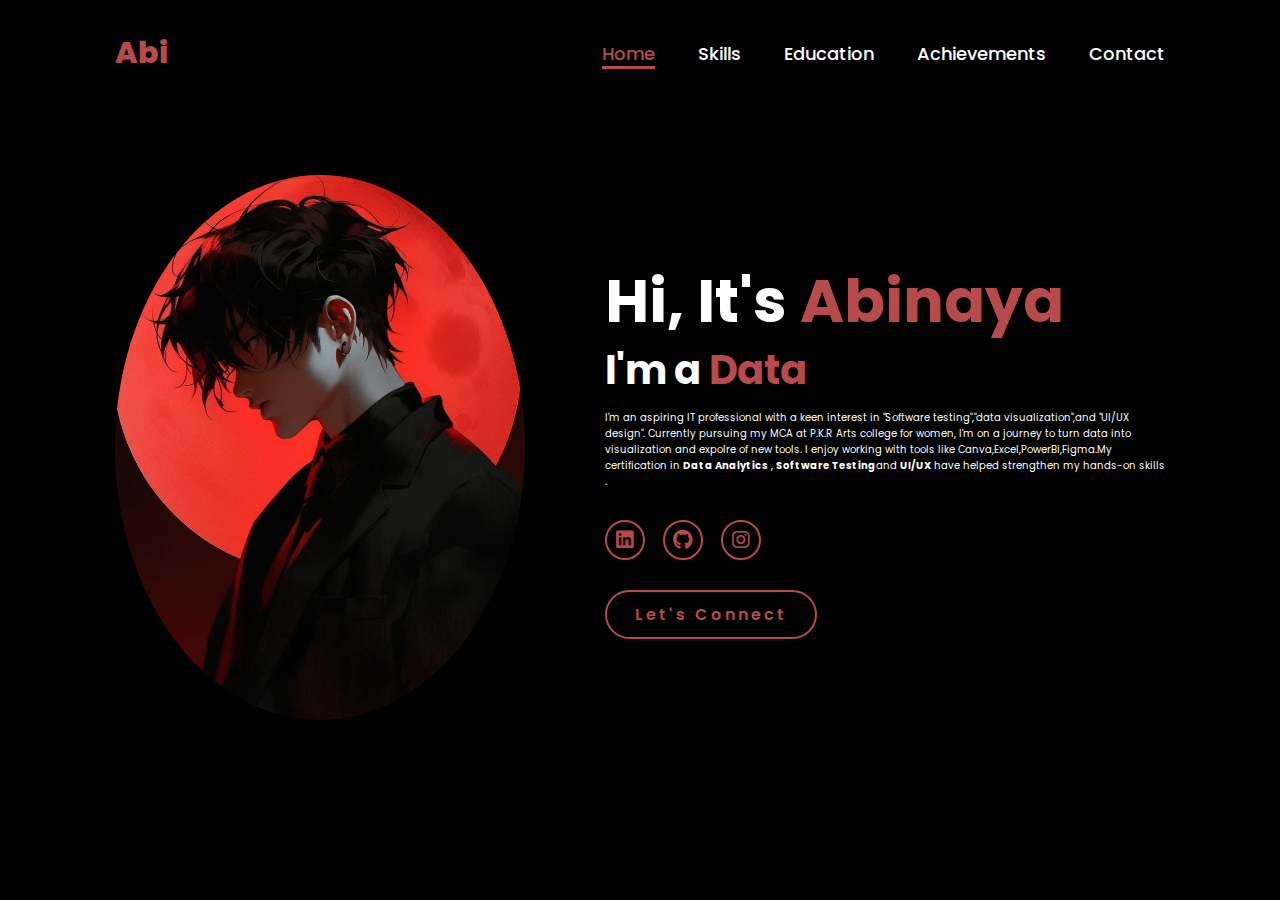
<file: index.html>
<!DOCTYPE html>
<html lang="en">

<head>
    <meta charset="UTF-8">
    <meta name="viewport" content="width=device-width, initial-scale=1.0">
    <link rel="stylesheet" href="https://cdnjs.cloudflare.com/ajax/libs/font-awesome/6.5.2/css/all.min.css">
    <link rel="stylesheet" href="style.css">
    <title>Portfolio Website</title>
</head>

<body>

  <header>
    
        <div class="hamburger">
            <i class="fas fa-bars"></i>
        </div>
    <a href="index.html" class="logo">Abi</a>
      <nav>
      <a href="index.html" class="active">Home</a>
      <a href="skills.html">Skills</a>
      <a href="education.html">Education</a>
      <a href="achievements.html">Achievements</a>
      <a href="contact.html">Contact</a>
        </nav>
        
    </header>
    <section class="home">
        <div class="home-img">
            <img src="main.jpg" alt="">
        </div>
        <div class="home-content">
            <h1>Hi, It's <span>Abinaya</span></h1>
            <h3 class="typing-text">I'm a <span id="typing"></span></h3>
             I'm an aspiring IT professional with a keen interest in "Software testing","data visualization",and "UI/UX design".
                Currently pursuing my MCA at P.K.R Arts college for women, I'm on a journey to turn data into visualization and expolre of new tools.
                I enjoy working with tools like Canva,Excel,PowerBi,Figma.My certification in <strong>Data Analytics</strong> , <strong>Software Testing</strong>and <strong>UI/UX</strong> have helped strengthen my hands-on skills .</p>
            <div class="social-icons">
                <a href="#"><i class="fa-brands fa-linkedin"></i></a>
                <a href="#"><i class="fa-brands fa-github"></i></a>
                <a href="#"><i class="fa-brands fa-instagram"></i></a>
            </div>
            <a href="#" class="btn">Let's Connect</a>
        </div>
    </section>
    
    <script src="script.js"></script>

</body>

</html>
</file>
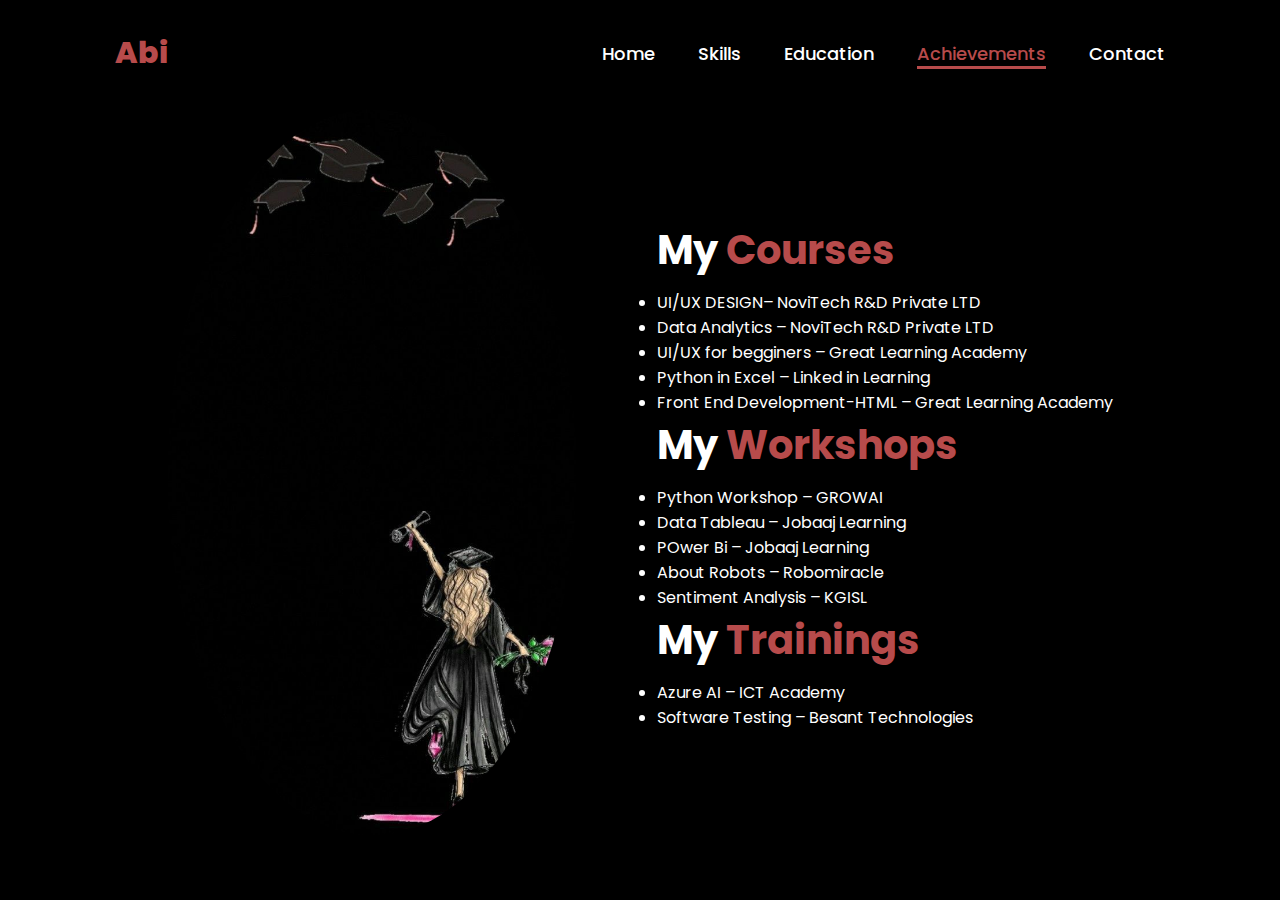
<file: achievements.html>
<!DOCTYPE html>
<html lang="en">
<head>
  <meta charset="UTF-8" />
  <title>Achievements - Abinaya</title>
  <link rel="stylesheet" href="style.css" />
</head>
<body>
  <header>
    <a href="index.html" class="logo">Abi</a>
    <nav>
      <a href="index.html">Home</a>
      <a href="skills.html">Skills</a>
      <a href="education.html">Education</a>
      <a href="achievements.html" class="active">Achievements</a>
      <a href="contact.html">Contact</a>
    </nav>
  </header>

  <section class="home" style="padding-top: 10rem;">
    <!-- Left Side: Image -->
    <div class="home-img">
      <img src="achie.jpg" alt="Achievements Image">
    </div>

    <!-- Right Side: Content -->
    <div class="home-content">
      <h3 class="typing-text">My <span>Courses</span></h3>
      <ul style="font-size: 1.6rem; line-height: 2.5rem;">
        <li>UI/UX DESIGN– NoviTech R&D Private LTD</li>
        <li>Data Analytics – NoviTech R&D Private LTD</li>
        <li>UI/UX for begginers – Great Learning Academy</li>
        <li>Python in Excel – Linked in Learning</li>
        <li>Front End Development-HTML – Great Learning Academy</li>       
      </ul>

      <h3 class="typing-text">My <span>Workshops</span></h3>
      <ul style="font-size: 1.6rem; line-height: 2.5rem;">
        <li>Python Workshop – GROWAI</li>
        <li>Data Tableau – Jobaaj Learning</li>
        <li>POwer Bi – Jobaaj Learning</li>
        <li>About Robots – Robomiracle</li>
        <li>Sentiment Analysis – KGISL</li>        
      </ul>

      <h3 class="typing-text">My <span>Trainings</span></h3>
      <ul style="font-size: 1.6rem; line-height: 2.5rem;">
        <li>Azure AI – ICT Academy</li>
        <li>Software Testing – Besant Technologies</li>
      </ul>
    </div>
  </section>
</body>
</html>
</file>
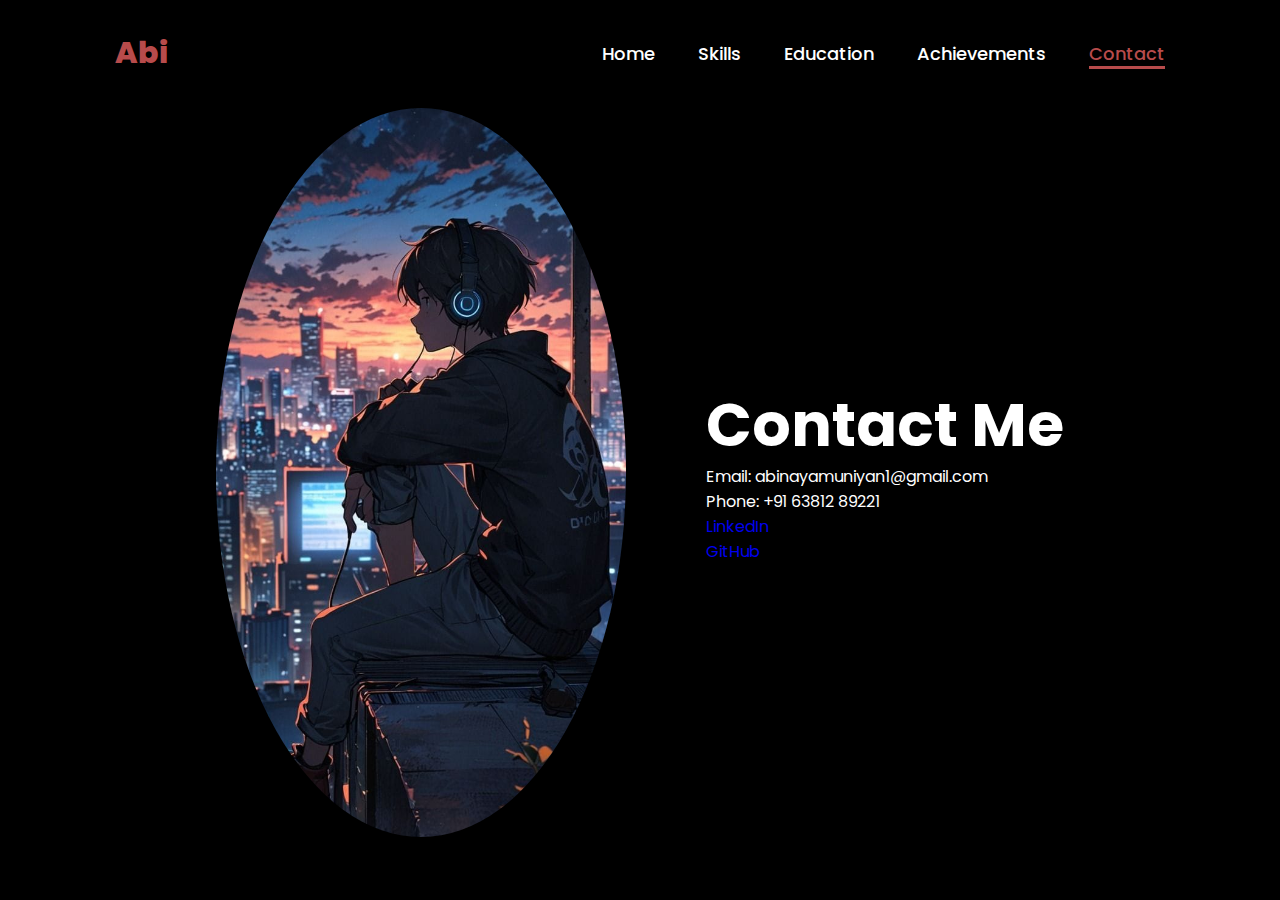
<file: contact.html>
<!DOCTYPE html>
<html lang="en">
<head>
  <meta charset="UTF-8" />
  <meta name="viewport" content="width=device-width, initial-scale=1.0" />
  <title>Contact - Abinaya</title>
  <link rel="stylesheet" href="style.css" />
</head>
<body>

  <header>
    <a href="index.html" class="logo">Abi</a>
    <nav>
      <a href="index.html">Home</a>
      <a href="skills.html">Skills</a>
      <a href="education.html">Education</a>
      <a href="achievements.html">Achievements</a>
      <a href="contact.html" class="active">Contact</a>
    </nav>
  </header>
<!-- Contact Section: Same layout as Home page -->
  <section class="home" style="padding-top: 10rem;">
    
    <!-- Left Side: Image -->
    <div class="home-img">
    <img src="contact.jpg" alt="">
    </div>
<!-- Right Side: Skills Content -->
    <div class="home-content">
    <ul style="font-size: 1.6rem; line-height: 2.5rem;">
    <h1>Contact Me</h1>
    <p>Email: abinayamuniyan1@gmail.com</p>
    <p>Phone: +91 63812 89221</p>
     <p>
     <a href="https://www.linkedin.com/in/abinaya-muniyan" target="_blank">
     <i class="fab fa-linkedin"></i> LinkedIn
  </a>
</p>
<p>
  <a href="https://github.com/AbinayaMuniyan" target="_blank">
    <i class="fab fa-github"></i> GitHub
  </a>
</p>
</ul>
  </section>

</body>
</html>
</file>
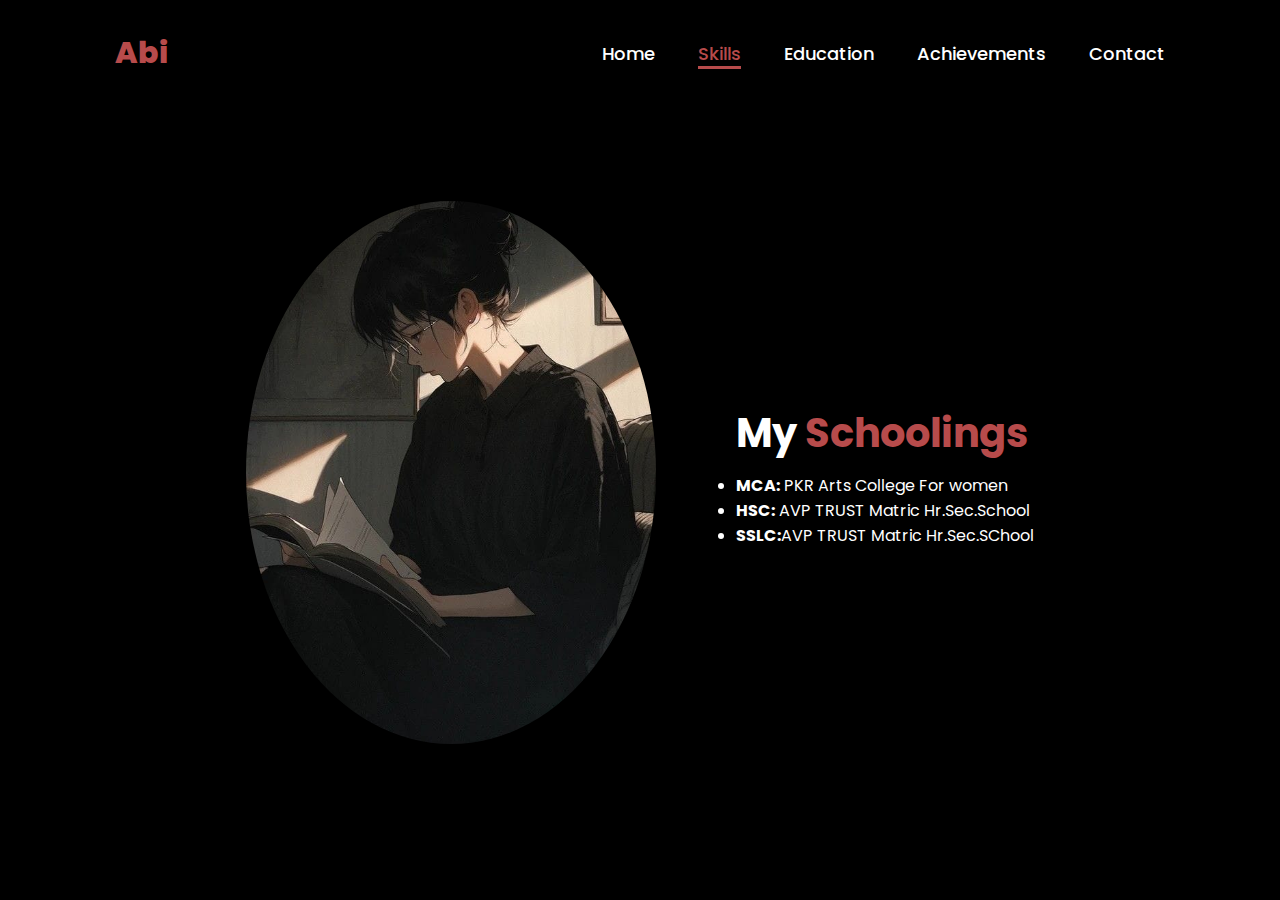
<file: education.html>
<!DOCTYPE html>
<html lang="en">
<head>
  <meta charset="UTF-8" />
  <meta name="viewport" content="width=device-width, initial-scale=1.0" />
  <title>Education- Abinaya</title>
  <link rel="stylesheet" href="style.css" />
</head>
<body>
  <header>
    <a href="index.html" class="logo">Abi</a>
    <nav>
      <a href="index.html">Home</a>
      <a href="skills.html" class="active">Skills</a>
      <a href="education.html">Education</a>
      <a href="achievements.html">Achievements</a>
      <a href="contact.html">Contact</a>
    </nav>
  </header>

  <!-- EducationSection: Same layout as Home page -->
  <section class="home" style="padding-top: 10rem;">    
    <!-- Left Side: Image -->
    <div class="home-img">
    <img src="edu.jgp" alt="">
    </div>
    <!-- Right Side: Skills Content -->
    <div class="home-content">
      <h3 class="typing-text">My <span>Schoolings</span></h3>
      <ul style="font-size: 1.6rem; line-height: 2.5rem;">
        <li><strong>MCA:</strong> PKR Arts College For women</li>
        <li><strong>HSC:</strong> AVP TRUST Matric Hr.Sec.School</li>
        <li><strong>SSLC:</strong>AVP TRUST Matric Hr.Sec.SChool</li>
      </ul>
    </div>
  </section>

</body>
</html>
</file>
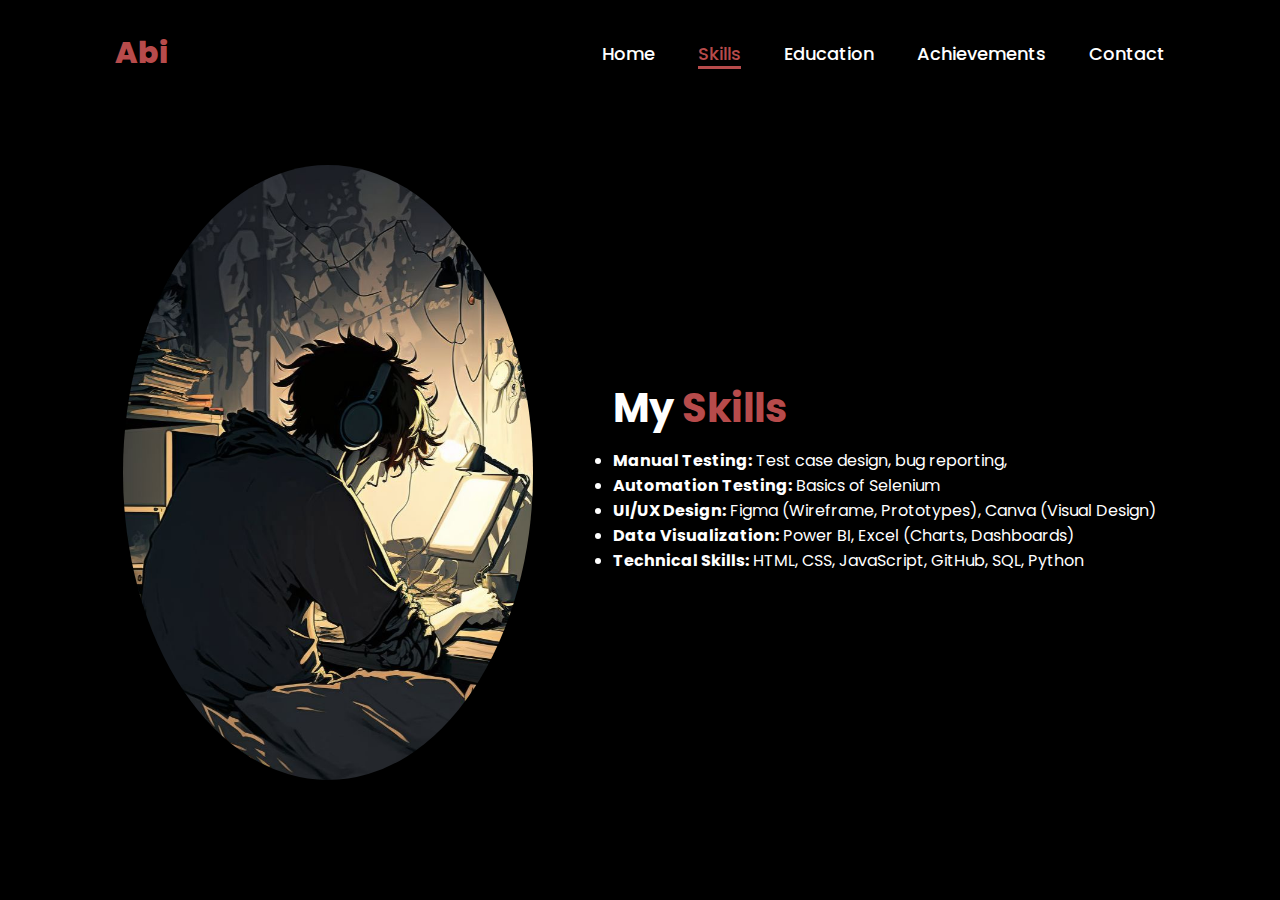
<file: skills.html>
<!DOCTYPE html>
<html lang="en">
<head>
  <meta charset="UTF-8" />
  <meta name="viewport" content="width=device-width, initial-scale=1.0" />
  <title>Skills - Abinaya</title>
  <link rel="stylesheet" href="style.css" />
</head>
<body>

  <header>
    <a href="index.html" class="logo">Abi</a>
    <nav>
      <a href="index.html">Home</a>
      <a href="skills.html" class="active">Skills</a>
      <a href="education.html">Education</a>
      <a href="achievements.html">Achievements</a>
      <a href="contact.html">Contact</a>
    </nav>
  </header>

  <!-- Skills Section: Same layout as Home page -->
  <section class="home" style="padding-top: 10rem;">
    
    <!-- Left Side: Image -->
    <div class="home-img">
    <img src="skill.jpg" alt="">
    </div>

    <!-- Right Side: Skills Content -->
    <div class="home-content">
      <h3 class="typing-text">My <span>Skills</span></h3>
      <ul style="font-size: 1.6rem; line-height: 2.5rem;">
        <li><strong>Manual Testing:</strong> Test case design, bug reporting,</li>
        <li><strong>Automation Testing:</strong> Basics of Selenium</li>
        <li><strong>UI/UX Design:</strong> Figma (Wireframe, Prototypes), Canva (Visual Design)</li>
        <li><strong>Data Visualization:</strong> Power BI, Excel (Charts, Dashboards)</li>
        <li><strong>Technical Skills:</strong> HTML, CSS, JavaScript,  GitHub, SQL, Python</li>
      </ul>
    </div>

  </section>

</body>
</html>
</file>
<file: style.css>
@import url('https://fonts.googleapis.com/css2?family=Poppins:wght@100;200;300;400;500;600&display=swap');

* {
    margin: 0;
    padding: 0;
    box-sizing: border-box;
    text-decoration: none;
    border: none;
    outline: none;
    font-family: 'Poppins', sans-serif;
}

html {
    font-size: 62.5%;
}

body {
    width: 100%;
    height: 100vh;
    overflow-x: hidden;
    background-color: black;
    color: white;
}

header {
    margin-top: 20px;
    position: fixed;
    top: 0;
    left: 0;
    width: 100%;
    padding: 1rem 9%;
    background-color: black;
    filter: drop-shadow(10px);
    display: flex;
    justify-content: space-between;
    align-items: center;
    z-index: 100;
}

.logo {
    font-size: 3rem;
    color: #b74b4b;
    font-weight: 800;
    cursor: pointer;
    transition: 0.5s ease;
}

.logo:hover {
    transform: scale(1.1);
}

.hamburger {
    display: none;
    cursor: pointer;
    font-size: 2.5rem;
    color: white;
}

nav a {
    font-size: 1.8rem;
    color: white;
    margin-left: 4rem;
    font-weight: 500;
    transition: 0.3s ease;
    border-bottom: 3px solid transparent;
}

nav a:hover,
nav a.active {
    color: #b74b4b;
    border-bottom: 3px solid #b74b4b;
}

@media(max-width:995px) {
    .hamburger {
        display: block;
    }

    nav {
        position: absolute;
        display: none;
        top: 5rem;
        right: 0;
        width: 40%;
        border-left: 3px solid #b74b4b;
        border-bottom: 3px solid #b74b4b;
        border-bottom-left-radius: 2rem;
        padding: 1rem solid;
        background-color: #161616;
        border-top: 0.1rem solid rgba(0, 0, 0, 0.1);
    }

    nav.active {
        display: block;
    }

    nav a {
        display: block;
        font-size: 2rem;
        margin: 3rem 0;
    }

    nav a:hover,
    nav a.active {
        padding: 1rem;
        border-radius: 0.5rem;
        border-bottom: 0.5rem solid #b74b4b;
    }
}
section {
    min-height: 100vh;
    padding: 5rem 9% 5rem;
}

.home {
    display: flex;
    justify-content: center;
    align-items: center;
    gap: 8rem;
    background-color: black;
}

.home .home-content h1 {
    font-size: 6rem;
    font-weight: 700;
    line-height: 1.3;
}

span {
    color: #b74b4b;
}

.home-content h3 {
    font-size: 4rem;
    margin-bottom: 1rem;
    font-weight: 700;
}

.home-content p {
    font-size: 1.6rem;
}

.home-img {
    border-radius: 50%;
}


.home-img img {
    position: relative;
    width: 32vw;
    border-radius: 50%;
    box-shadow: 0 0 25px solid #b74b4b;
    cursor: pointer;
    transition: 0.2s linear;
}

.home-img img:hover {
    font-size: 1.8rem;
    font-weight: 500;
}

.social-icons a {
    display: inline-flex;
    justify-content: center;
    align-items: center;
    width: 4rem;
    height: 4rem;
    background-color: transparent;
    border: 0.2rem solid #b74b4b;
    font-size: 2rem;
    border-radius: 50%;
    margin: 3rem 1.5rem 3rem 0;
    transition: 0.3s ease;
    color: #b74b4b;
}

.social-icons a:hover {
    color: black;
    transform: scale(1.3) translateY(-5px);
    background-color: #b74b4b;
    box-shadow: 0 0 25px #b74b4b;
}

.btn {
    display: inline-block;
    padding: 1rem 2.8rem;
    background-color: black;
    border-radius: 4rem;
    font-size: 1.6rem;
    color: #b74b4b;
    letter-spacing: 0.3rem;
    font-weight: 600;
    border: 2px solid #b74b4b;
    transition: 0.3s ease;
    cursor: pointer;
}

.btn:hover {
    transform: scale3d(1.03);
    background-color: #b74b4b;
    color: black;
    box-shadow: 0 0 25px #b74b4b;
}
@media (max-width: 1000px) {
    .home {
        gap: 4rem;
    }
}

@media(max-width:995px) {
    .home {
        flex-direction: column;
        margin: 5rem 4rem;
    }

    .home .home-content h3 {
        font-size: 2.5rem;
    }

    .home-content h1 {
        font-size: 5rem;
    }

    .home-img img {
        width: 70vw;
        margin-top: 4rem;
    }
}
</file>
